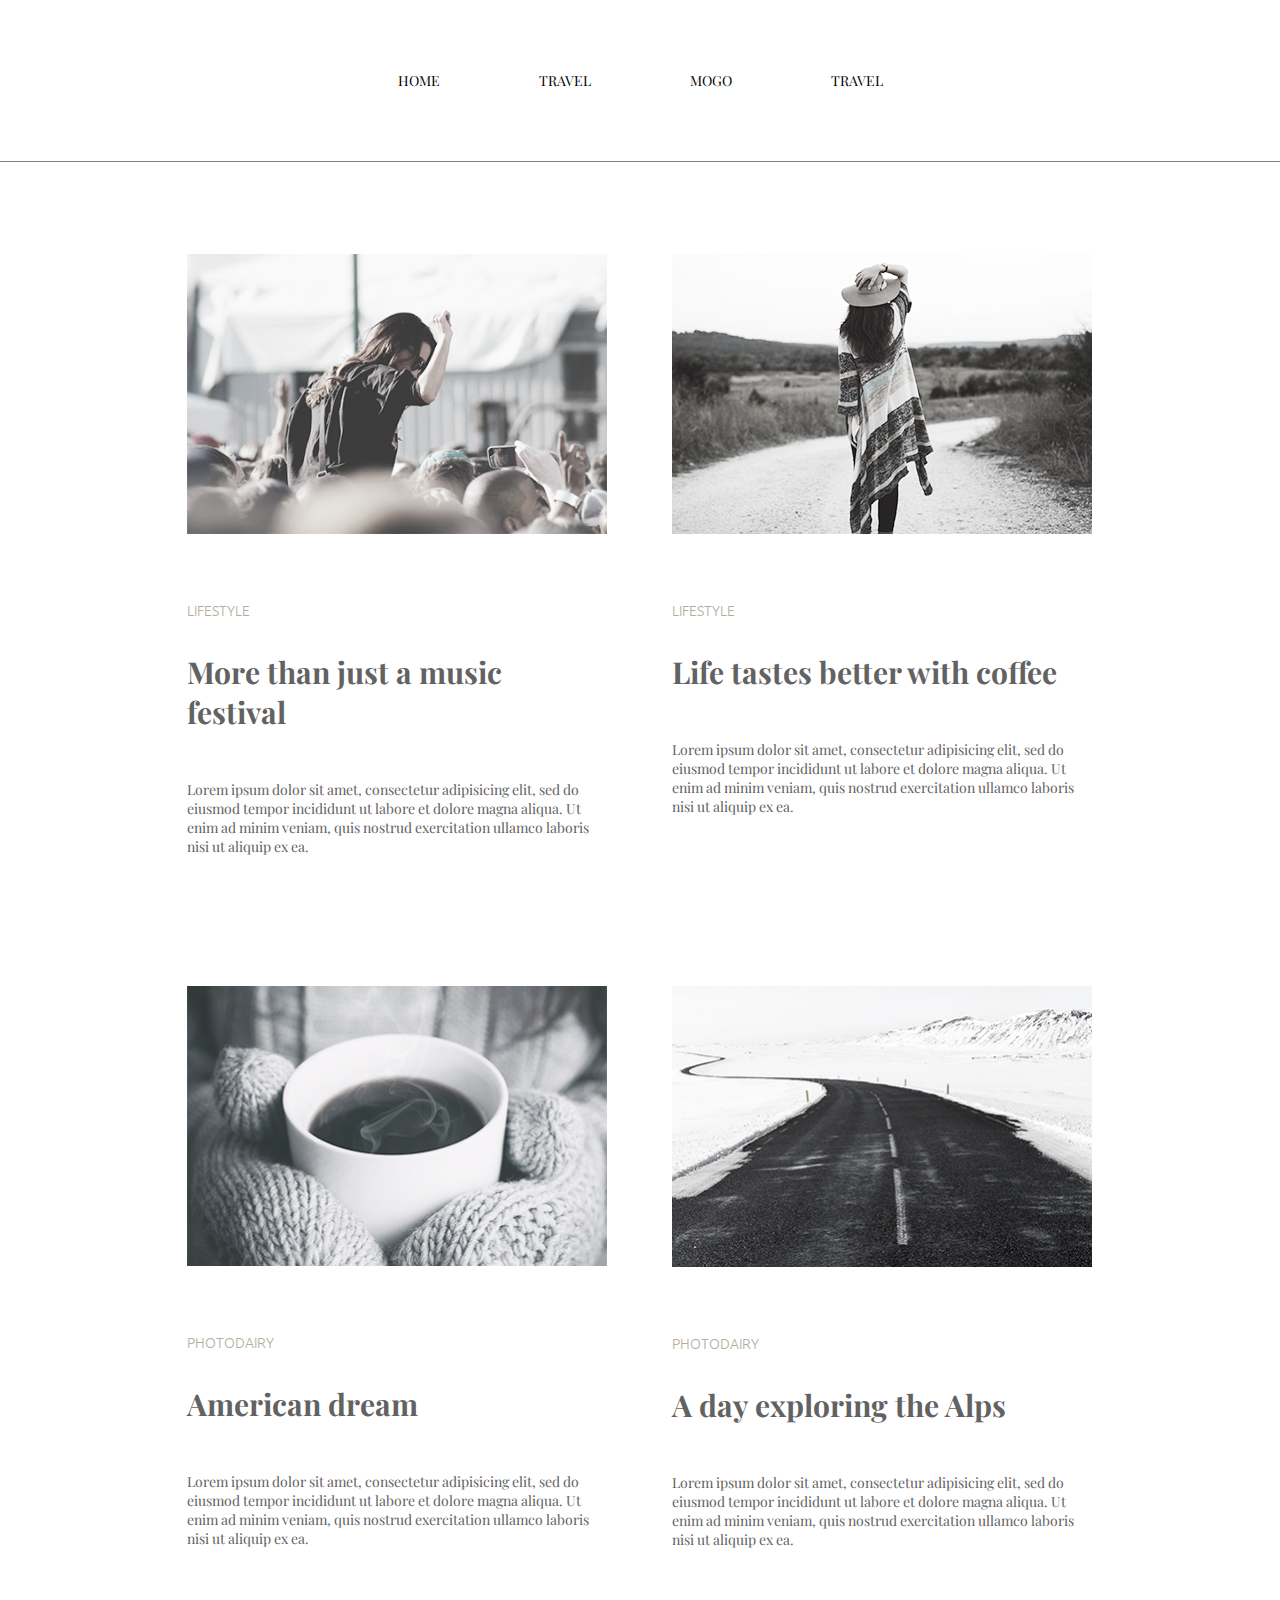
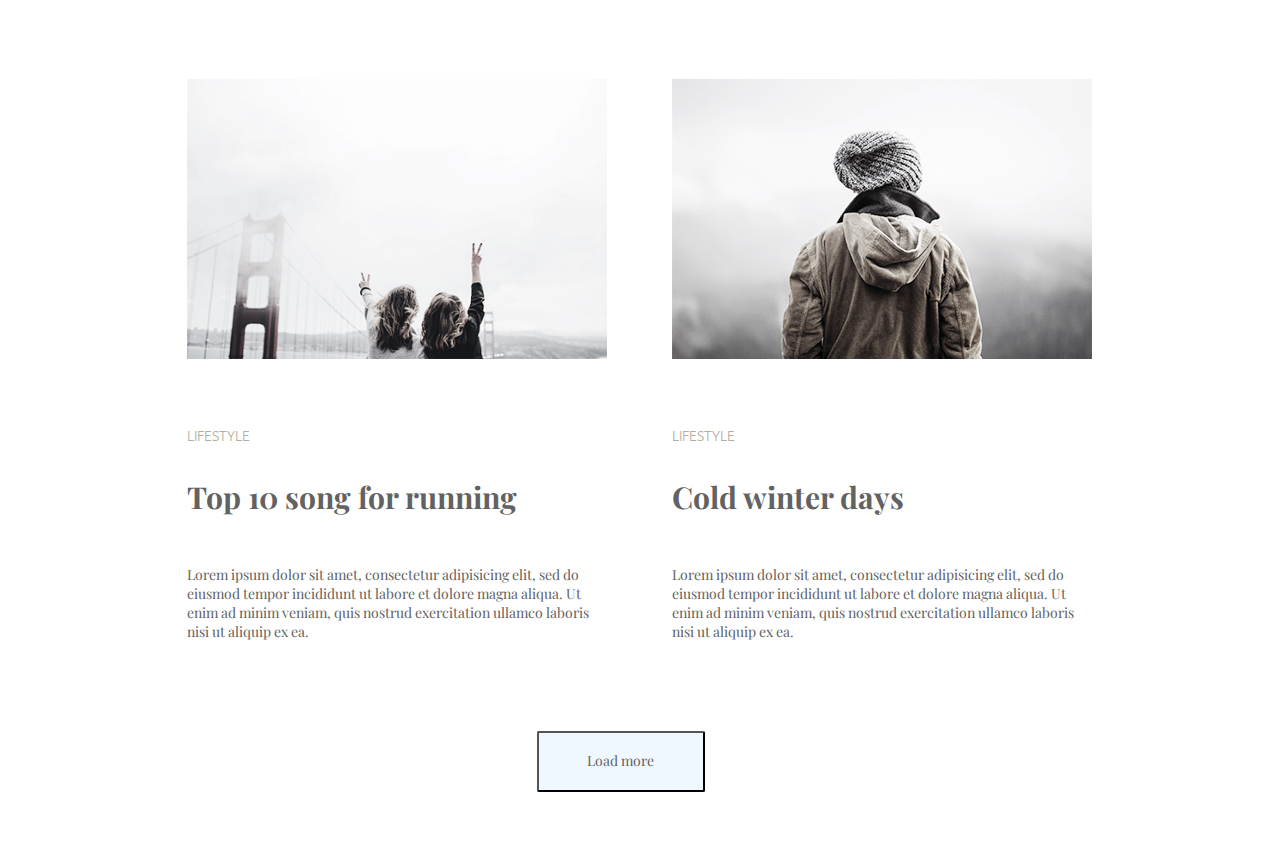
<file: index.html>
<!DOCTYPE html>
<html lang="en">

<head>
    <meta charset="UTF-8">
    <meta name="viewport" content="width=device-width, initial-scale=1.0">
    <title>Document</title>

    <link rel="preconnect" href="https://fonts.googleapis.com">
    <link rel="preconnect" href="https://fonts.gstatic.com" crossorigin>
    <link href="https://fonts.googleapis.com/css2?family=Playfair+Display&family=Ubuntu:wght@300&display=swap"
        rel="stylesheet">
    <link rel="stylesheet"
        href="https://cdnjs.cloudflare.com/ajax/libs/modern-normalize/1.0.0/modern-normalize.min.css" />
    <link rel="stylesheet" href="./css/blog.min.css">
</head>

<body>
    <!--header  -->
    <header class="header">
        <div class="container">
            <nav class="header-nav">
                <ul class="header-list-munu">
                    <li class="header-menu-item"><a href="" class="header-link">Home</a></li>
                    <li class="header-menu-item"><a href="" class="header-link">TRAVEL</a></li>
                    <li class="header-menu-item"><a href="./mongo.html" class="header-link">MoGo</a></li>
                    <li class="header-menu-item"><a href="" class="header-link">TRAVEL</a></li>
                </ul>
            </nav>
        </div>
    </header>

    <!--Секція блогів  -->
    <main>
        <section class="blogs">
            <div class="container">
                <h2 class="visually-hidden">Список блогів</h2>
                <ul class="blogs-list">
                    <li class="blogs-item"><img src="./images/fitoblog/img-1.jpg" alt="" width="420">
                        <a class="blogs-link" href="">LIFESTYLE</a>
                        <h3 class="blogs-title">More than just a music festival</h3>
                        <p class="blogs-text">Lorem ipsum dolor sit amet, consectetur adipisicing elit, sed do eiusmod
                            tempor
                            incididunt ut
                            labore et dolore magna
                            aliqua. Ut enim ad minim veniam, quis nostrud exercitation ullamco laboris nisi ut aliquip
                            ex
                            ea.</p>
                    </li>
                    <li class="blogs-item"><img src="./images/fitoblog/img-2.jpg" alt="" width="420">
                        <a class="blogs-link" href="">LIFESTYLE</a>
                        <h3 class="blogs-title">Life tastes better with coffee</h3>
                        <p class="blogs-text">Lorem ipsum dolor sit amet, consectetur adipisicing elit, sed do eiusmod
                            tempor
                            incididunt ut
                            labore et dolore magna
                            aliqua. Ut enim ad minim veniam, quis nostrud exercitation ullamco laboris nisi ut aliquip
                            ex
                            ea.</p>
                    </li>
                    <li class="blogs-item"><img src="./images/fitoblog/img-3.jpg" alt="" width="420">
                        <a class="blogs-link" href="">PHOTODAIRY</a>
                        <h3 class="blogs-title">American dream</h3>
                        <p class="blogs-text">Lorem ipsum dolor sit amet, consectetur adipisicing elit, sed do eiusmod
                            tempor
                            incididunt ut
                            labore et dolore magna
                            aliqua. Ut enim ad minim veniam, quis nostrud exercitation ullamco laboris nisi ut aliquip
                            ex
                            ea.</p>
                    </li>
                    <li class="blogs-item"><img src="./images/fitoblog/img-4.jpg" alt="" width="420">
                        <a class="blogs-link" href="">PHOTODAIRY</a>
                        <h3 class="blogs-title">A day exploring the Alps</h3>
                        <p class="blogs-text">Lorem ipsum dolor sit amet, consectetur adipisicing elit, sed do eiusmod
                            tempor
                            incididunt ut
                            labore et dolore magna
                            aliqua. Ut enim ad minim veniam, quis nostrud exercitation ullamco laboris nisi ut aliquip
                            ex
                            ea.</p>
                    </li>
                    <li class="blogs-item"><img src="./images/fitoblog/img-5.jpg" alt="" width="420">
                        <a class="blogs-link" href="">LIFESTYLE</a>
                        <h3 class="blogs-title">Top 10 song for running</h3>
                        <p class="blogs-text">Lorem ipsum dolor sit amet, consectetur adipisicing elit, sed do eiusmod
                            tempor
                            incididunt ut
                            labore et dolore magna
                            aliqua. Ut enim ad minim veniam, quis nostrud exercitation ullamco laboris nisi ut aliquip
                            ex
                            ea.</p>
                    </li>
                    <li class="blogs-item"> <img src="./images/fitoblog/img-6.jpg" alt="" width="420">
                        <a class="blogs-link" href="">LIFESTYLE</a>
                        <h3 class="blogs-title">Cold winter days</h3>
                        <p class="blogs-text">Lorem ipsum dolor sit amet, consectetur adipisicing elit, sed do eiusmod
                            tempor
                            incididunt ut
                            labore et dolore magna
                            aliqua. Ut enim ad minim veniam, quis nostrud exercitation ullamco laboris nisi ut aliquip
                            ex
                            ea.</p>
                    </li>
                </ul>
                <button type="button" class="blogs-button">Load more</button>
            </div>
        </section>
    </main>

</body>

</html>
</file>
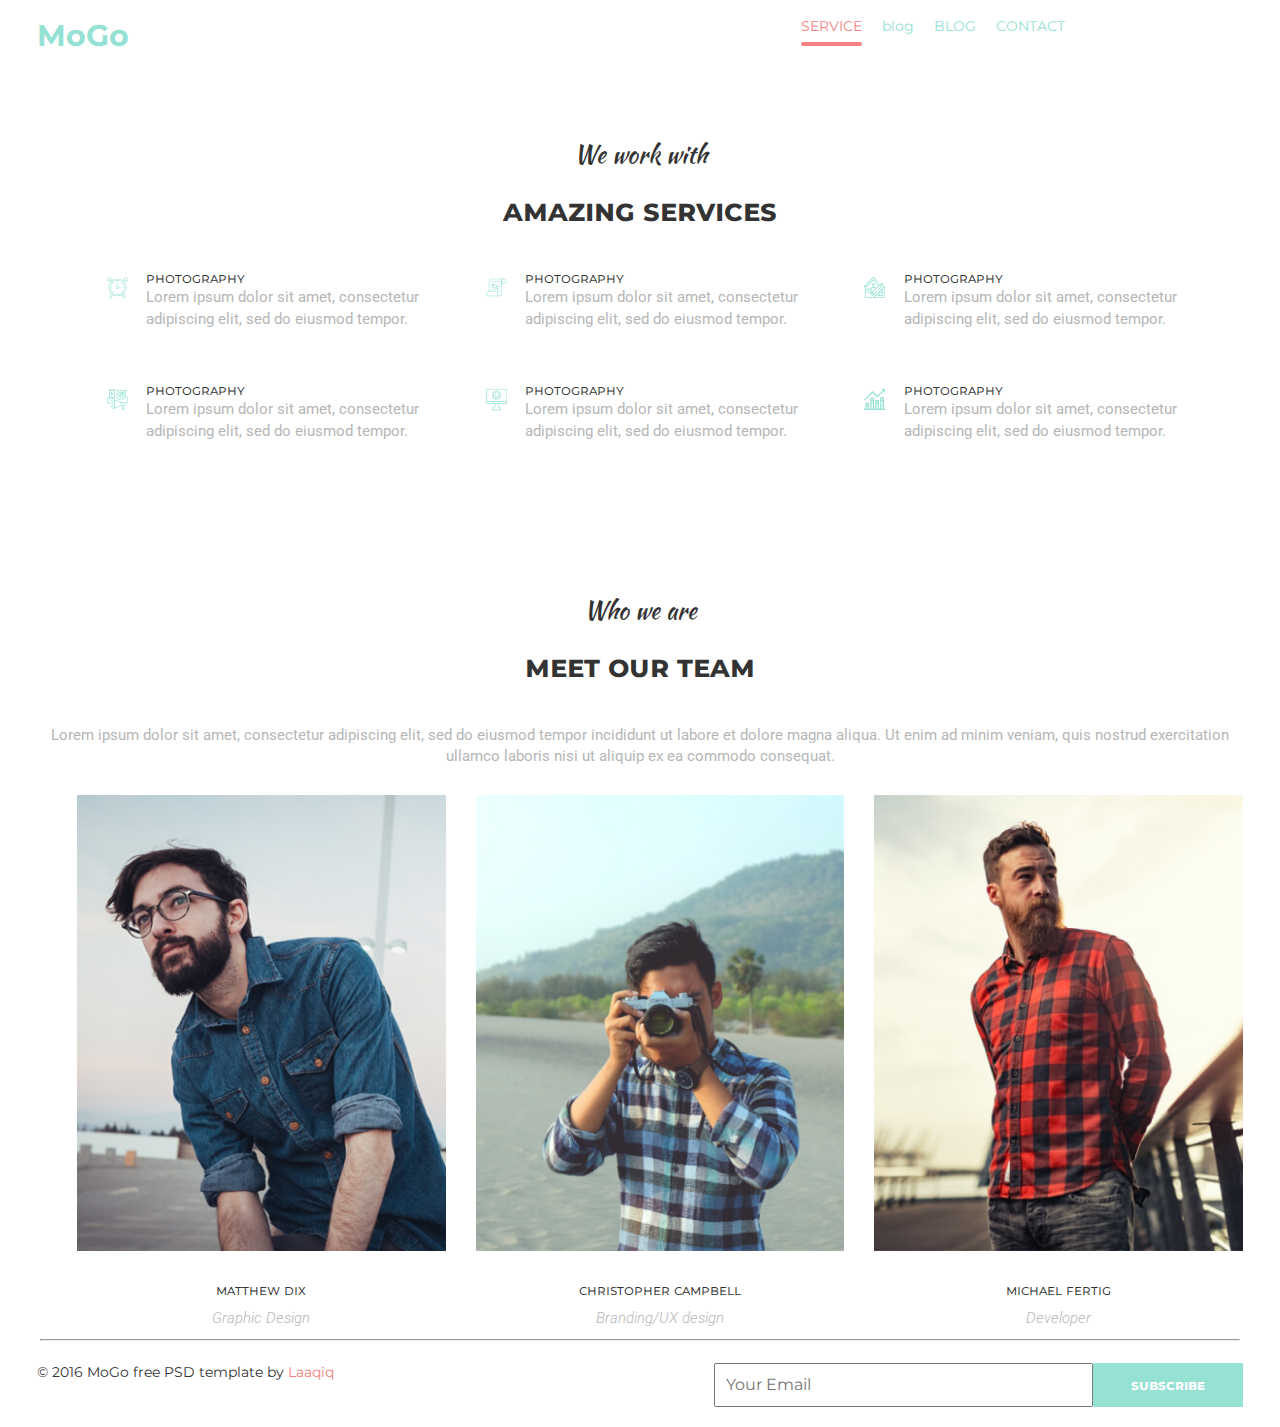
<file: mongo.html>
<!DOCTYPE html>
<html lang="en">

<head>
    <meta charset="UTF-8" />
    <meta name="viewport" content="width=device-width, initial-scale=1.0" />
    <title>Frame</title>
    <link rel="preconnect" href="https://fonts.googleapis.com" />
    <link rel="preconnect" href="https://fonts.gstatic.com" crossorigin />
    <link
        href="https://fonts.googleapis.com/css2?family=Kaushan+Script&family=Montserrat:wght@400;700&family=Roboto:wght@300;400&display=swap"
        rel="stylesheet" />
    <link rel="stylesheet" href="https://cdnjs.cloudflare.com/ajax/libs/modern-normalize/1.1.0/modern-normalize.css" />
    <link rel="stylesheet" href="./css/mongo.min.css" />
</head>

<body>
    <!-- Хедер -->
    <header class="header">
        <div class="conteiner">
            <a href="#" class="logo">MoGo</a>
            <nav class="nav">
                <ul class="nav__list">
                    <li class="item">
                        <a class="nav__link menu-current" href="">SERVICE</a>
                    </li>
                    <li class="item"><a class="nav__link" href="./index.html">blog</a></li>
                    <li class="item"><a class="nav__link" href="">BLOG</a></li>
                    <li class="item"><a class="nav__link" href="">CONTACT</a></li>
                </ul>
            </nav>
        </div>
    </header>

    <main>
        <!-- info-blok -->
        <section class="services">
            <div class="conteiner">
                <p class="services__text">We work with</p>
                <h1 class="services__title">Amazing Services</h1>
            </div>
        </section>
        <!--benefits -->
        <section class="benefits">
            <div class="conteiner">
                <ul class="benefits__list list">
                    <li class="item">
                        <svg class="benefits__svg" width="37" height="37">
                            <use href="./images/symbol-defs.svg#icon-alarm"></use>
                        </svg>
                        <div>
                            <h3 class="benefits__title">photography</h3>
                            <p class="benefits__text">
                                Lorem ipsum dolor sit amet, consectetur adipiscing elit, sed
                                do eiusmod tempor.
                            </p>
                        </div>
                    </li>

                    <li class="item">
                        <svg class="benefits__svg" width="37" height="37">
                            <use href="./images/symbol-defs.svg#icon-paper"></use>
                        </svg>
                        <div>
                            <h3 class="benefits__title">photography</h3>
                            <p class="benefits__text">
                                Lorem ipsum dolor sit amet, consectetur adipiscing elit, sed
                                do eiusmod tempor.
                            </p>
                        </div>
                    </li>

                    <li class="item">
                        <svg class="benefits__svg" width="37" height="37">
                            <use href="./images/symbol-defs.svg#icon-home"></use>
                        </svg>
                        <div>
                            <h3 class="benefits__title">photography</h3>
                            <p class="benefits__text">
                                Lorem ipsum dolor sit amet, consectetur adipiscing elit, sed
                                do eiusmod tempor.
                            </p>
                        </div>
                    </li>

                    <li class="item">
                        <svg class="benefits__svg" width="37" height="37">
                            <use href="./images/symbol-defs.svg#icon-digital-marketing"></use>
                        </svg>
                        <div>
                            <h3 class="benefits__title">photography</h3>
                            <p class="benefits__text">
                                Lorem ipsum dolor sit amet, consectetur adipiscing elit, sed
                                do eiusmod tempor.
                            </p>
                        </div>
                    </li>

                    <li class="item">
                        <svg class="benefits__svg" width="37" height="37">
                            <use href="./images/symbol-defs.svg#icon-display"></use>
                        </svg>
                        <div>
                            <h3 class="benefits__title">photography</h3>
                            <p class="benefits__text">
                                Lorem ipsum dolor sit amet, consectetur adipiscing elit, sed
                                do eiusmod tempor.
                            </p>
                        </div>
                    </li>

                    <li class="item">
                        <svg class="benefits__svg" width="37" height="37">
                            <use href="./images/symbol-defs.svg#icon-bar-graph"></use>
                        </svg>
                        <div>
                            <h3 class="benefits__title">photography</h3>
                            <p class="benefits__text">
                                Lorem ipsum dolor sit amet, consectetur adipiscing elit, sed
                                do eiusmod tempor.
                            </p>
                        </div>
                    </li>
                </ul>
            </div>
        </section>
        <!-- second info-blok-->
        <section class="info-blok">
            <div class="conteiner">
                <p class="services__text">Who we are</p>
                <h1 class="services__title">Meet our team</h1>
                <p class="info__blok__text">
                    Lorem ipsum dolor sit amet, consectetur adipiscing elit, sed do
                    eiusmod tempor incididunt ut labore et dolore magna aliqua. Ut enim
                    ad minim veniam, quis nostrud exercitation ullamco laboris nisi ut
                    aliquip ex ea commodo consequat.
                </p>
            </div>
        </section>
        <!-- man -->
        <section class="man">
            <div class="conteiner">
                <ul class="man__list">
                    <li class="item">
                        <div class="tumb">
                            <img src="./images/mogo/first-man.jpg" alt="first-man" width="380" />
                            <div class="tumb__overley">
                                <p>Lorem ipsum dolor sit amet, consectetur adipisicing elit. Expedita, incidunt!</p>
                            </div>
                        </div>
                        <div class="box-text">
                            <h3 class="man__title">Matthew Dix</h3>
                            <p class="man__text">Graphic Design</p>
                        </div>
                    </li>
                    <li class="item">
                        <img src="./images/mogo/second-man.jpg" alt="second-man" width="380" />
                        <h3 class="man__title">Christopher Campbell</h3>
                        <p class="man__text">Branding/UX design</p>
                    </li>
                    <li class="item">
                        <img src="./images/mogo/third-man.jpg" alt="third-man" width="380" />
                        <h3 class="man__title">Michael Fertig</h3>
                        <p class="man__text">Developer</p>
                    </li>
                </ul>
            </div>
        </section>
    </main>
    <!-- Футер -->
    <hr class="hr" />
    <footer class="footer">
        <div class="conteiner">
            <p class="footer__text">
                &copy; 2016 MoGo free PSD template by
                <span class="footer__style">Laaqiq</span>
            </p>
            <form class="footer__form">
                <label for="email"></label>
                <input id="email" type="email" placeholder="Your Email" class="form__input" />
                <button type="submit" class="form__btn">Subscribe</button>
            </form>
        </div>
    </footer>
</body>

</html>
</file>
<file: css/blog.min.css>
body{font-family:"Playfair Display",serif;font-style:normal;line-height:normal;font-size:14px;font-weight:400}li{list-style:none}a{text-decoration:none}h1,h2,h3,h4,h5,h6,ul,p{margin:0px}ul{padding-left:0px}.visually-hidden{position:absolute !important;clip:rect(1px 1px 1px 1px);clip:rect(1px, 1px, 1px, 1px);padding:0 !important;border:0 !important;height:1px !important;width:1px !important;overflow:hidden}.container{width:972px;padding-left:33px;padding-right:33px;margin-left:auto;margin-right:auto}.header{padding-top:71px;padding-bottom:71px;border-bottom:1px solid gray}.header-list-munu{display:flex;justify-content:center;padding-left:0px}.header-menu-item:not(:first-child){margin-left:99px}.header-link{color:var(--menu-color-blog);text-transform:uppercase}.header-link:hover,.header-link:focus{color:var(--accent-color-bolog)}.blogs{padding-top:92px;padding-bottom:66px}.blogs-list{display:flex;flex-wrap:wrap;margin-left:-65px;margin-top:-130px}.blogs-list>.blogs-item{margin-left:65px;margin-top:130px;flex-basis:calc((100% - 120px)/3)}.blogs-item{width:420px}.blogs-link{color:#b4ad9e;font-family:"Ubuntu",sans-serif;font-weight:300;display:block;margin-top:62px}.blogs-link:hover,.blogs-link:focus{color:#03a9f4}.blogs-title{margin-top:32px;color:#626262;font-size:30px}.blogs-text{margin-top:48px;color:#626262}.blogs-button{margin-top:90px;padding:20px 49px 21px 48px;color:#626262;background-color:#f0f8ff;cursor:pointer;border-radius:2px;margin-left:350px}.blogs-button:hover,.blogs-button:focus{color:#03a9f4;color:wheat}/*# sourceMappingURL=blog.min.css.map */
</file>
<file: css/mongo.min.css>
:root{--accent-color: #95e1d3;--hover-color: #f38181;--title-color: #333;--bacic-color: #b6b6b6}a{text-decoration:none}li{list-style:none}h1,h2,h3,h4,h5,h6,ul,p{margin:0px}img{display:block;max-width:100%;height:auto}body{font-family:"Montserrat",sans-serif}.conteiner{width:1236px;padding-left:15px;padding-right:15px;margin:0 auto}.header{padding-top:17px;padding-bottom:17px}header>.conteiner{display:flex}.logo{color:var(--accent-color);font-size:30px;font-style:normal;font-weight:700;line-height:normal;margin-right:632px}.nav__list{display:flex;gap:20px}.nav__link{color:var(--accent-color);font-size:14px;font-style:normal;font-weight:400;line-height:normal}.menu-current{position:relative;padding-top:17px;padding-bottom:10px;color:var(--hover-color)}.menu-current::after{content:"";position:absolute;bottom:-1px;left:0;width:100%;height:4px;border-radius:2px;background-color:var(--hover-color)}.header-link:hover,.header-link:focus{color:var(--hover-color)}.header-list>.item:not(:last-child){margin-right:55px}.services{padding-top:66px}.services__text{margin-bottom:20px;text-align:center;color:var(--title-color);font-family:"Kaushan Script",sans-serif;font-size:24px;font-style:normal;font-weight:400;line-height:normal}.services__title{margin-bottom:40px;text-align:center;color:var(--title-color);font-size:30px;font-style:normal;font-weight:700;line-height:normal;font-variant:all-small-caps}.benefits{padding-bottom:100px}.benefits__list{display:flex;flex-wrap:wrap;justify-content:space-evenly}.benefits__list>.item{margin-bottom:50px;display:flex;flex-basis:calc((100% - 120px)/3)}.benefits__title{color:var(--title-color);font-size:14px;font-style:normal;font-weight:400;line-height:normal;font-variant:small-caps}.benefits__text{color:var(--bacic-color);font-family:"Roboto",sans-serif;font-size:15px;font-style:normal;font-weight:400;line-height:1.46}.benefits__svg{margin-right:18px;fill:var(--accent-color)}.benefits__svg:hover{fill:var(--hover-color);cursor:pointer}.info__blok__text{margin-bottom:27px;color:var(--bacic-color);text-align:center;font-family:"Roboto",sans-serif;font-size:15px;font-style:normal;font-weight:400;line-height:1.46}.tumb{position:relative;overflow:hidden}.tumb__overley{position:absolute;top:0;left:0;width:100%;height:100%;background-color:rgba(231,176,80,.744);transform:translateY(100%);transition:transform 250ms ease-in-out}.tumb:hover .tumb__overley{transform:translateY(0)}.man{padding-bottom:80px}.man__list>.item{width:100%;height:456px;background-position:top bottom,center}.man__list{display:flex;gap:30px}.man__title{margin-top:30px;color:var(--title-color);text-align:center;font-size:14px;font-style:normal;font-weight:400;line-height:normal;font-variant:all-small-caps}.man__text{margin-top:10px;color:var(--bacic-color);text-align:center;font-family:"Roboto",sans-serif;font-size:15px;font-style:italic;font-weight:300;line-height:normal}.hr{width:1200px;margin-bottom:22px}.footer{padding-bottom:20px}.footer>.conteiner{display:flex;justify-content:space-between}.footer__text{color:var(--title-color);text-align:center;font-size:14px;font-style:normal;font-weight:400;line-height:normal}.footer__style{color:var(--hover-color)}.footer__form{display:flex}.form__input{padding:11px 145px 10px 10px;stroke-width:1px;stroke:var(--bacic-color)}.form__btn{border:none;padding:11px 38px;color:#fff;text-align:center;font-size:14px;font-style:normal;font-weight:700;line-height:normal;font-variant:all-small-caps;background-color:var(--accent-color)}/*# sourceMappingURL=mongo.min.css.map */
</file>
